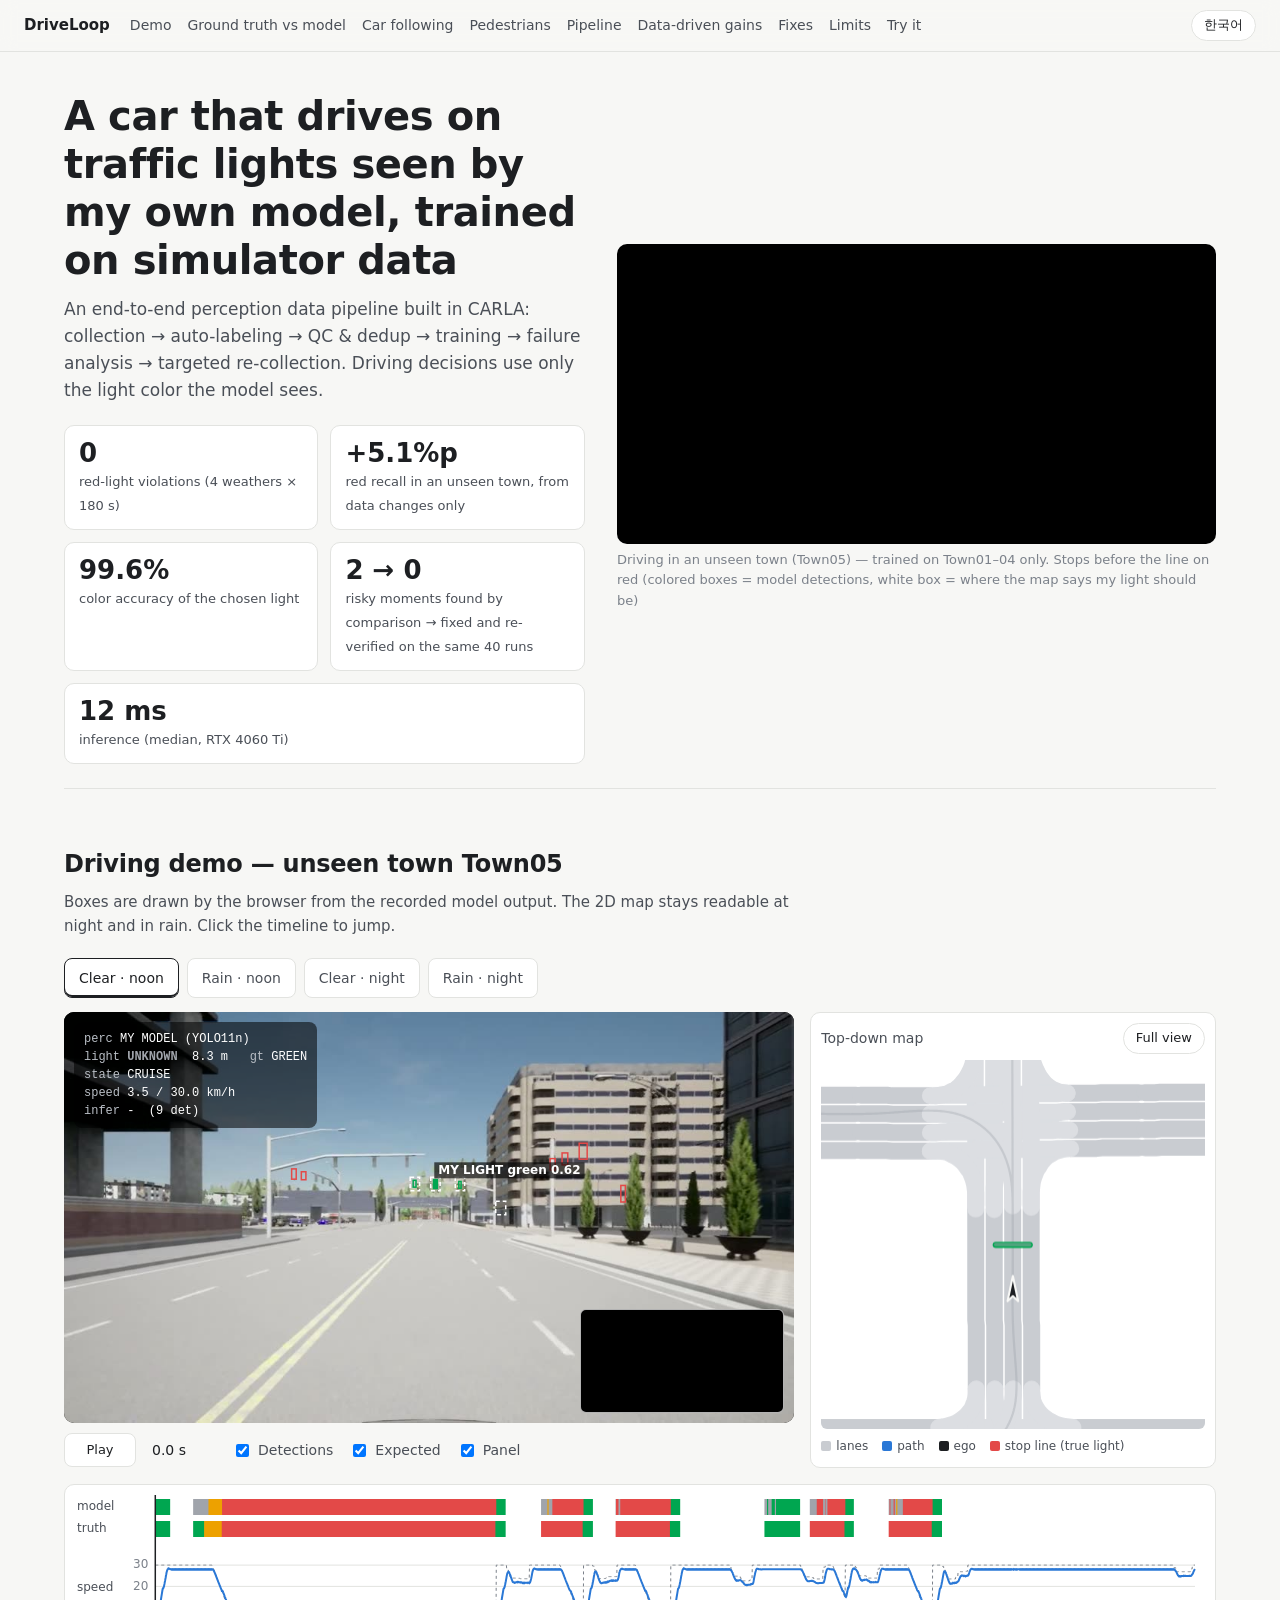
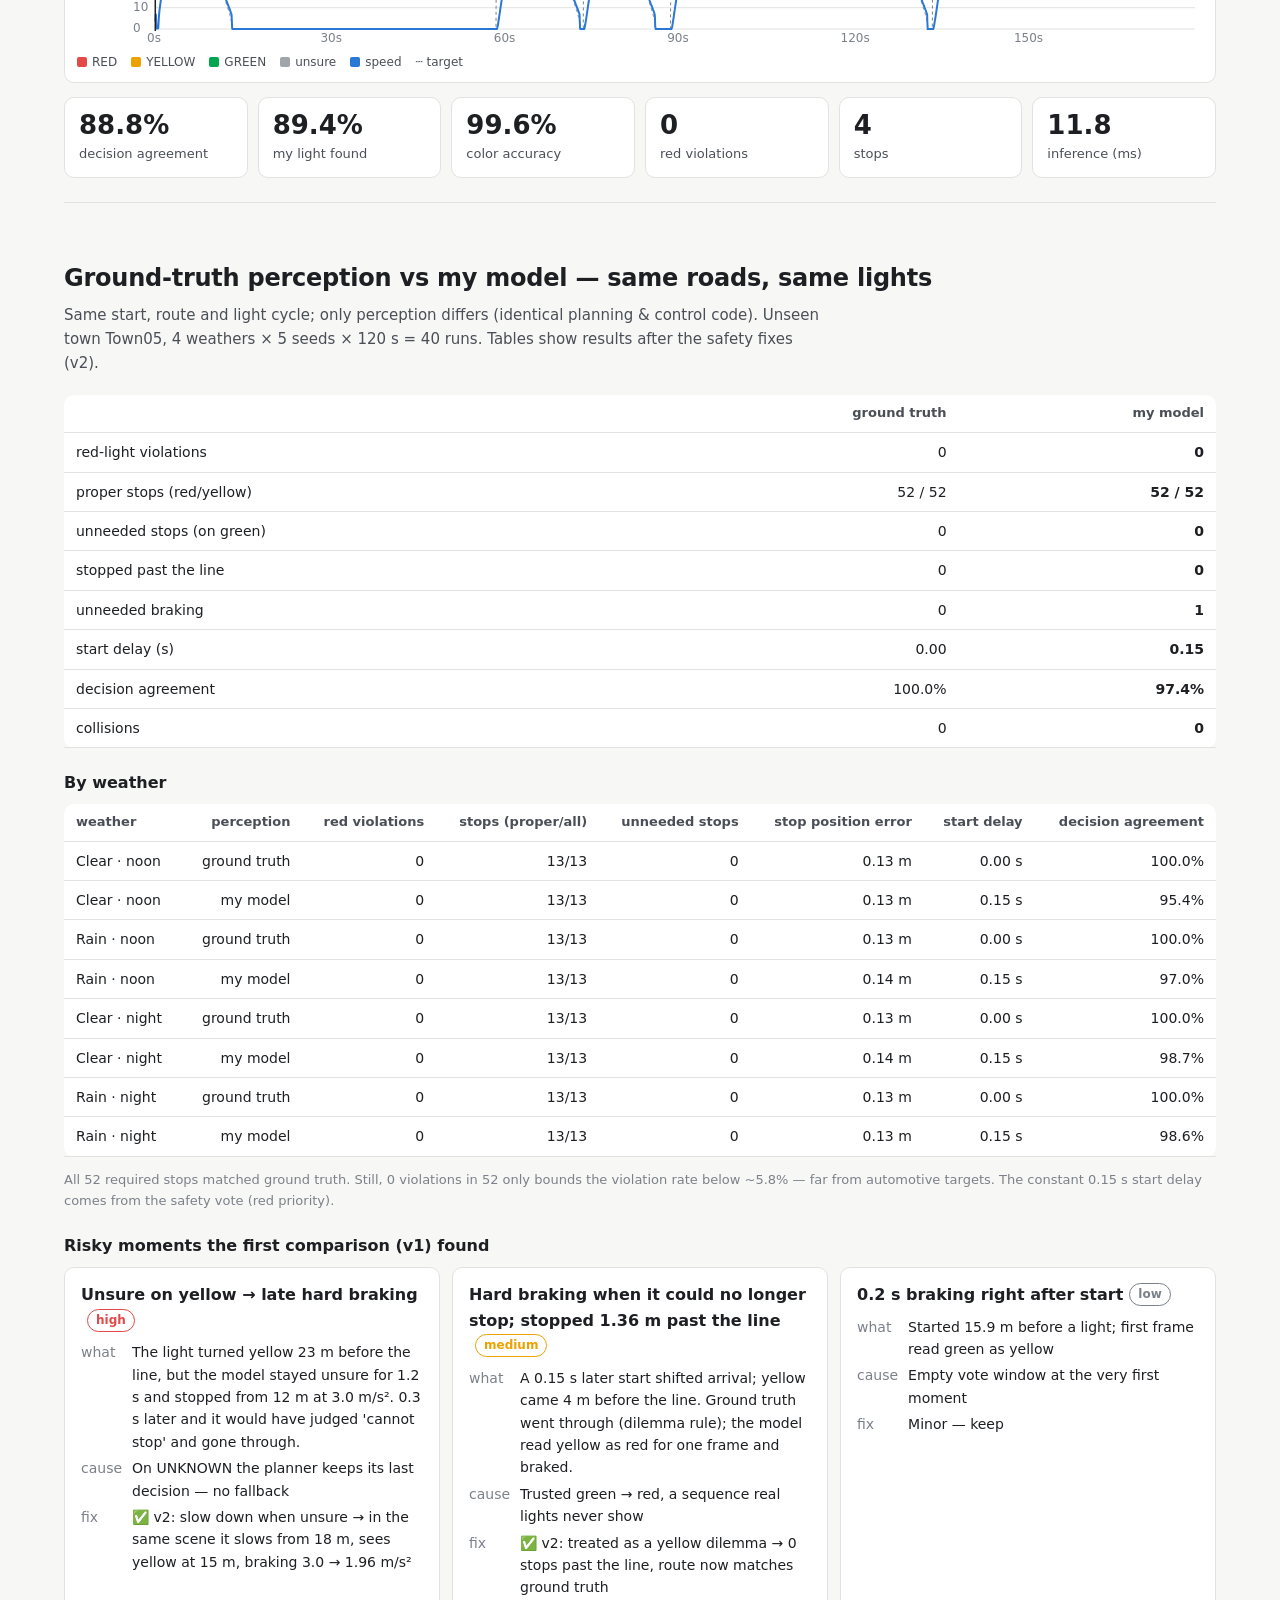
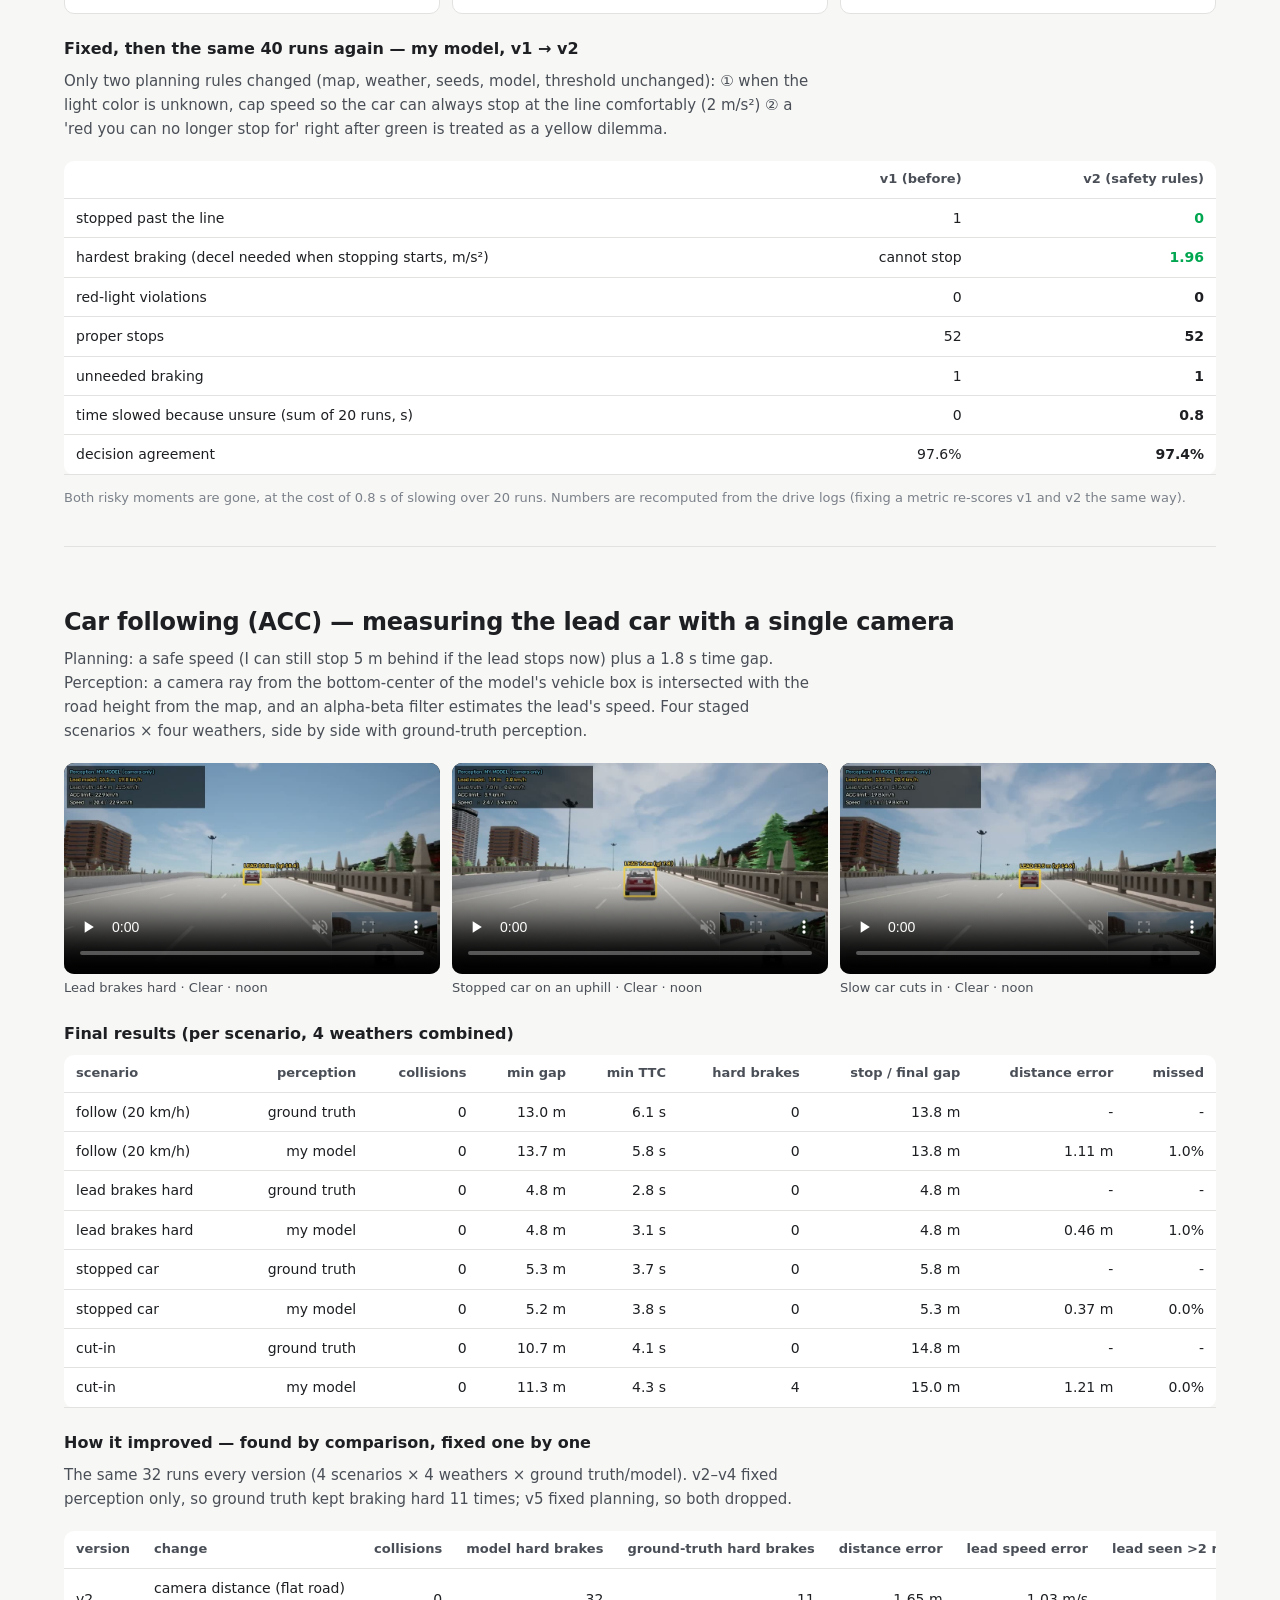
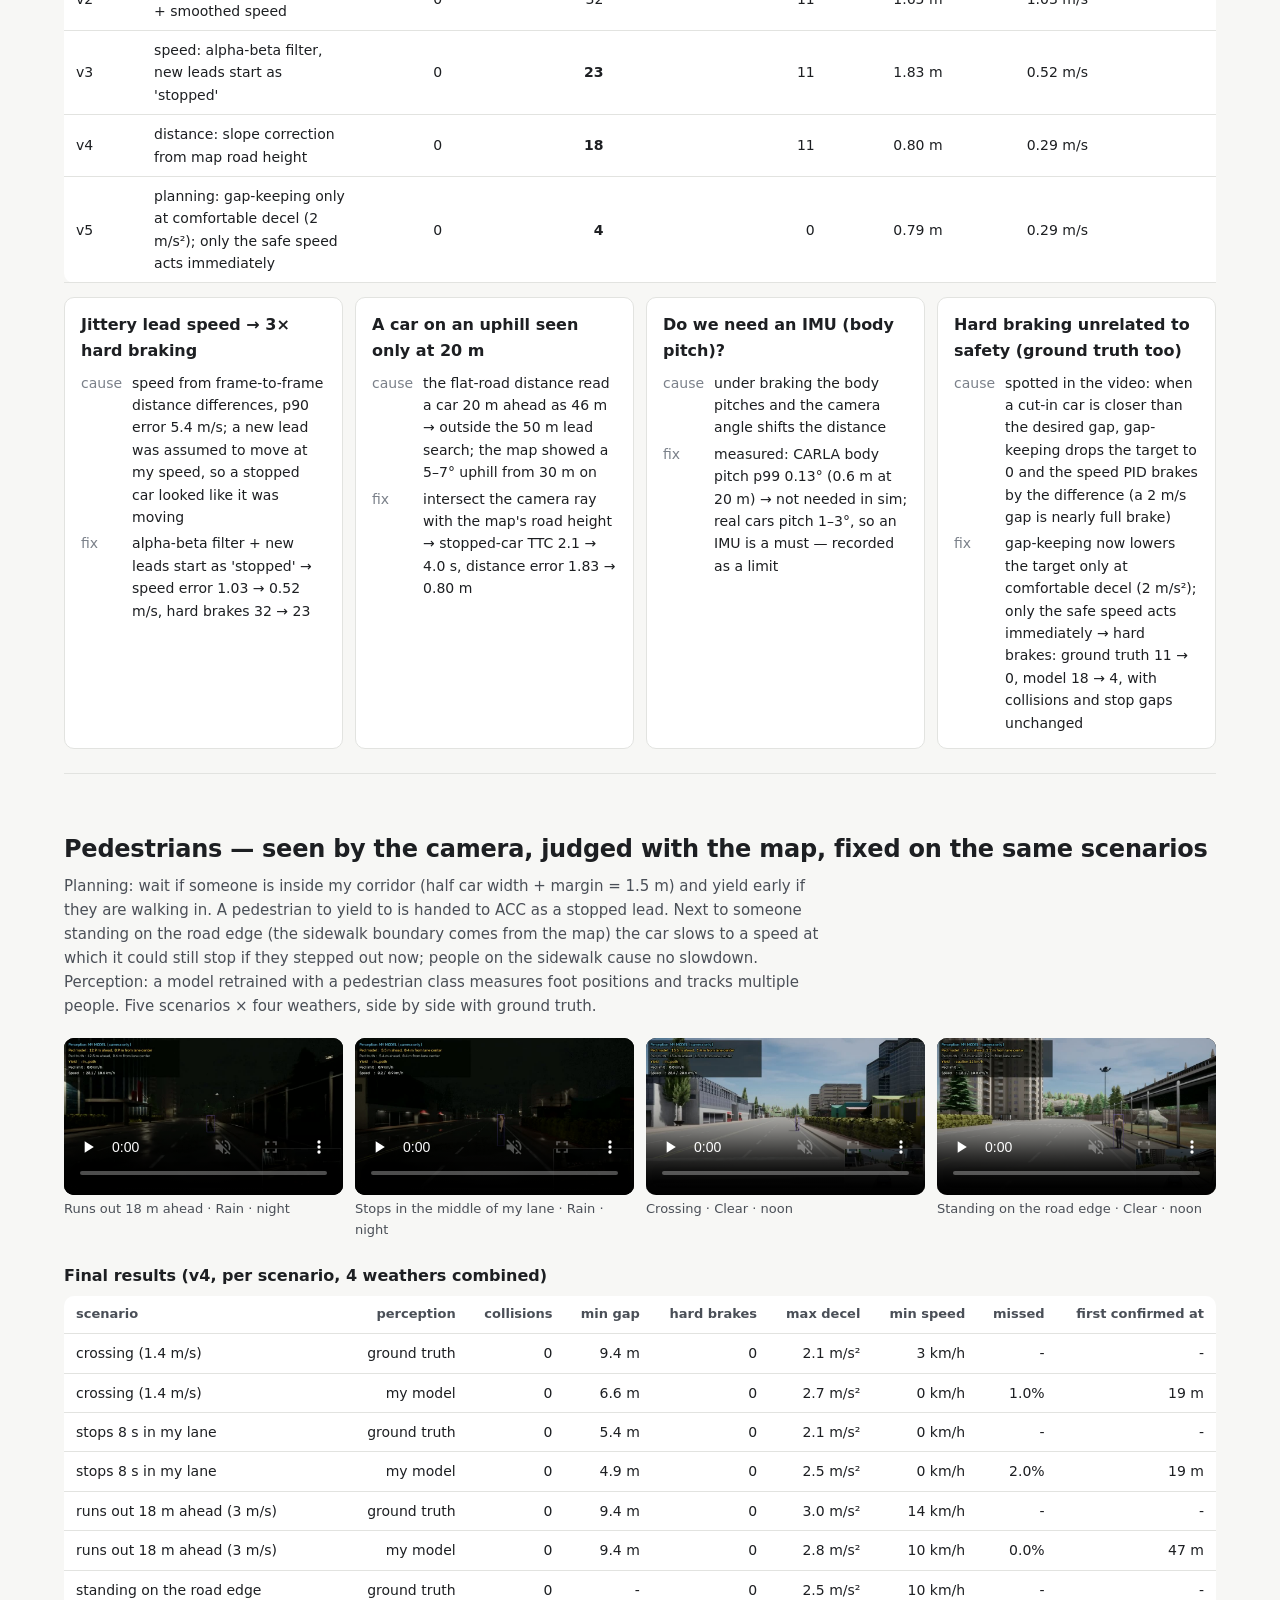
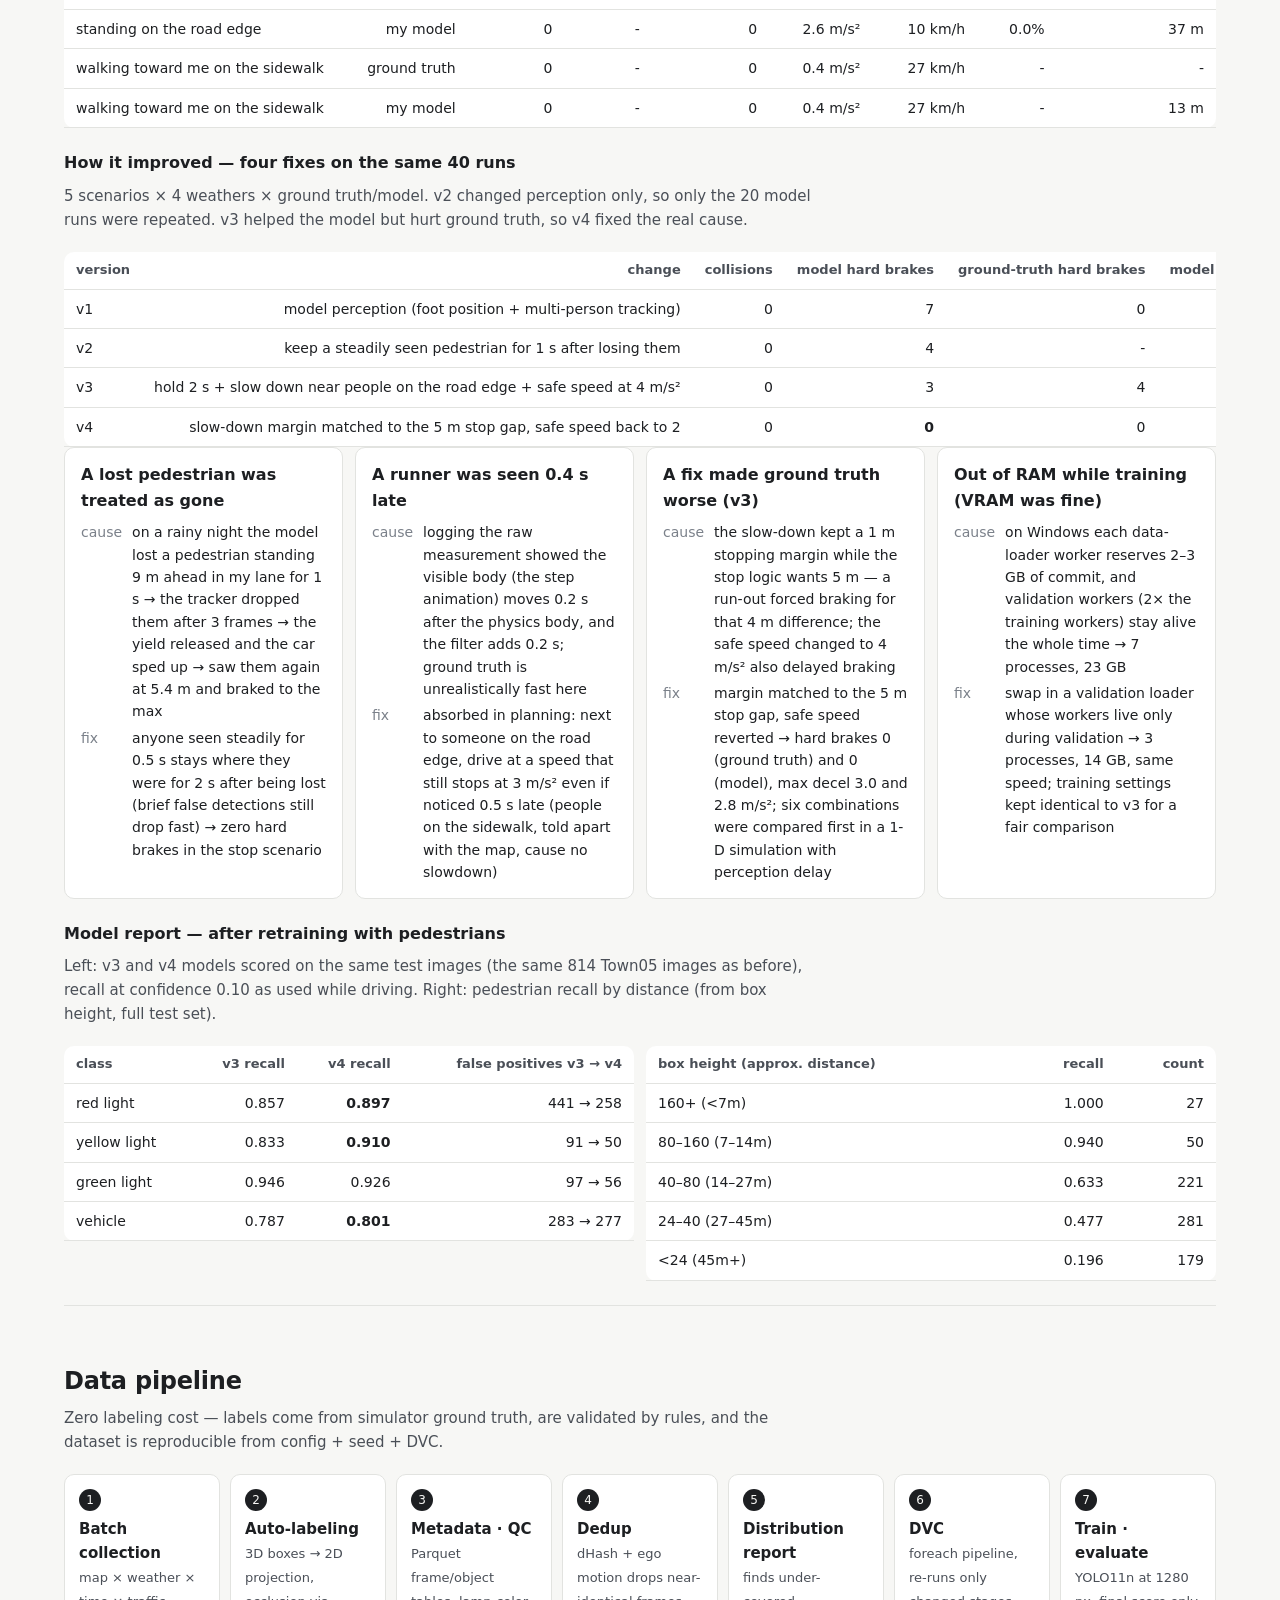
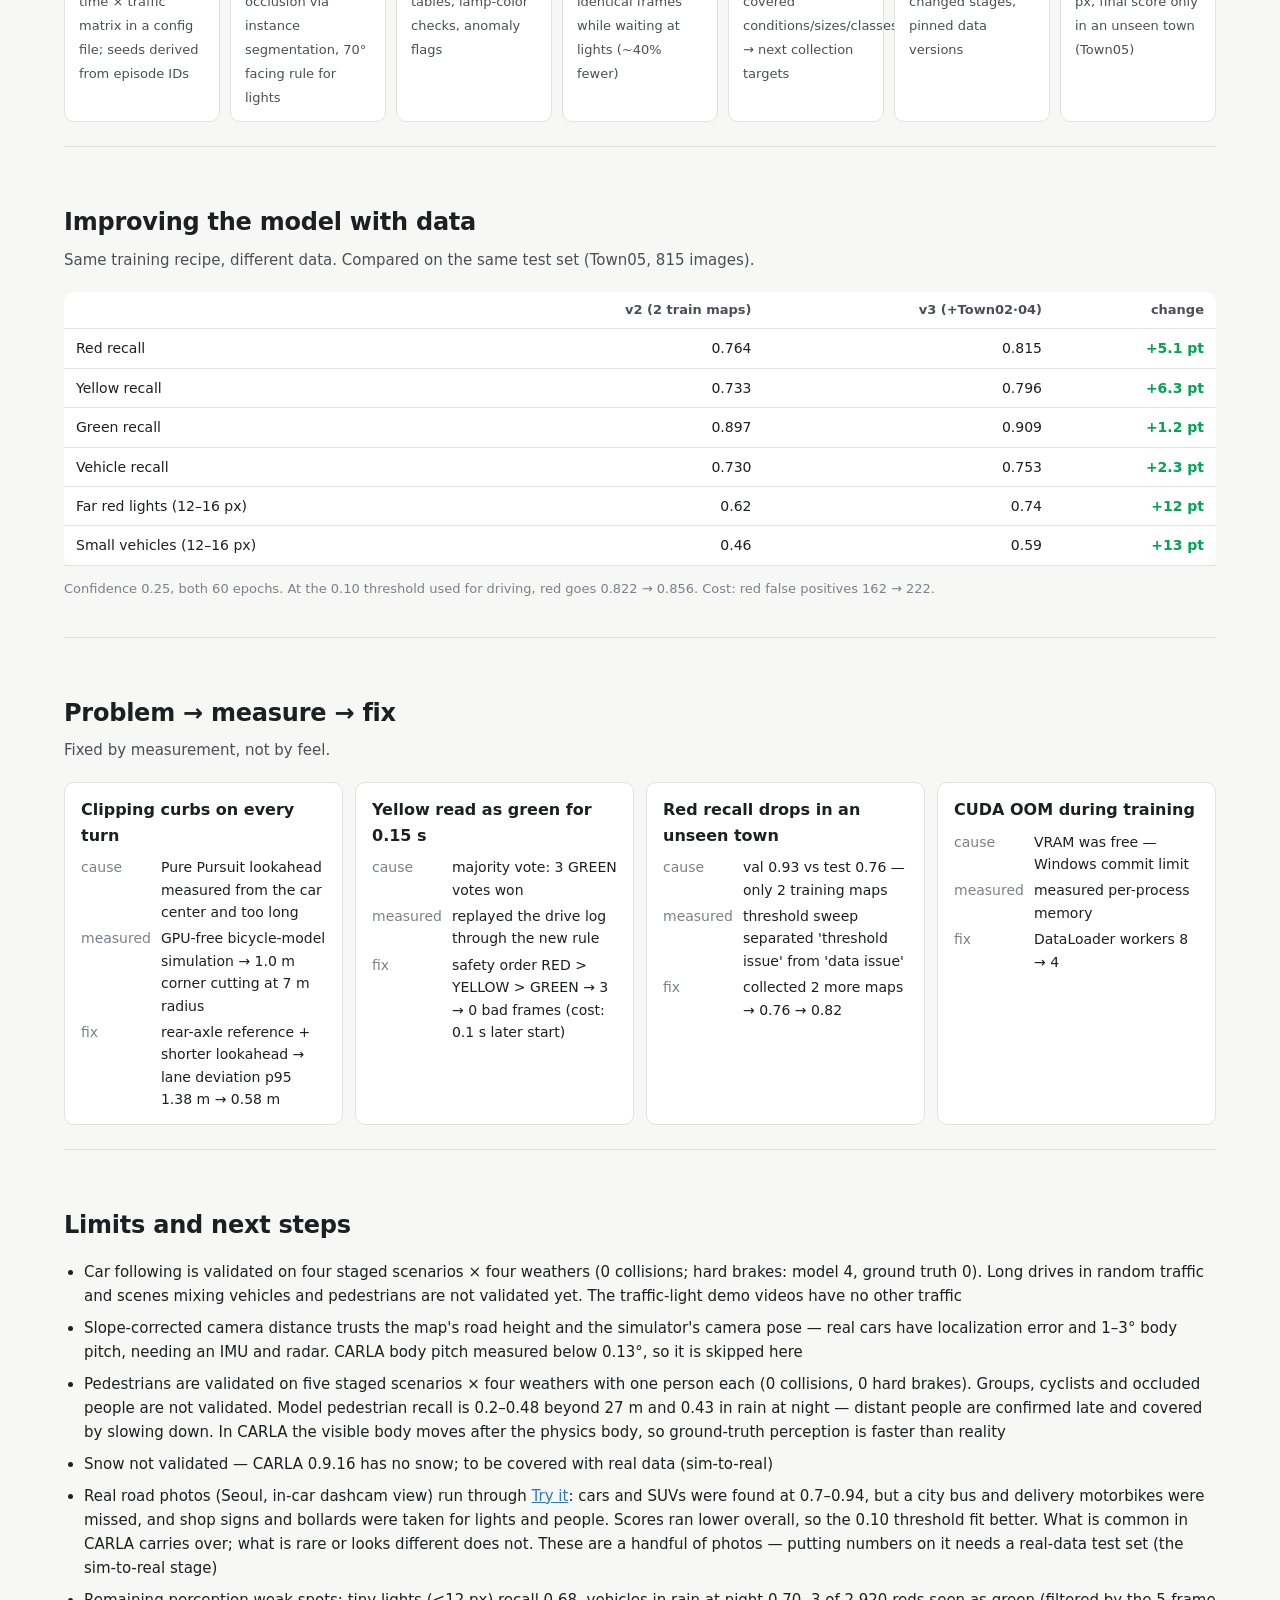
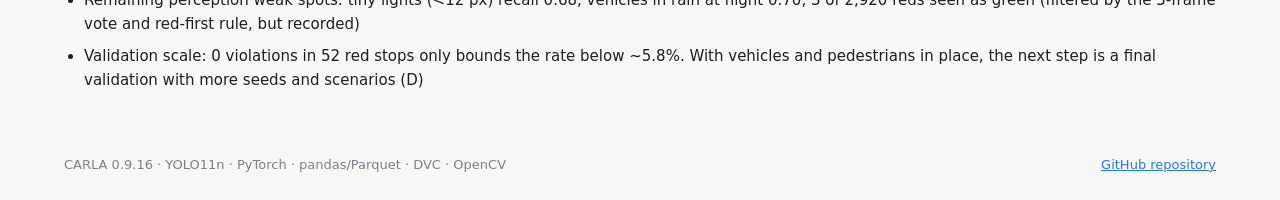
<file: index.html>
<!doctype html>
<html lang="ko">
<head>
<meta charset="utf-8">
<meta name="viewport" content="width=device-width, initial-scale=1">
<title>DriveLoop</title>
<meta name="description" content="CARLA 시뮬레이터에서 데이터 수집부터 자동 라벨링, 학습, 실제 주행까지 — 자율주행 인지 데이터 파이프라인">
<link rel="stylesheet" href="assets/site.css">
</head>
<body>
<header class="top">
  <a class="brand" href="#">DriveLoop</a>
  <nav>
    <a href="#demo" data-i18n="nav.demo"></a>
    <a href="#compare" data-i18n="nav.compare"></a>
    <a href="#acc" data-i18n="nav.acc"></a>
    <a href="#ped" data-i18n="nav.ped"></a>
    <a href="#pipeline" data-i18n="nav.pipeline"></a>
    <a href="#data" data-i18n="nav.data"></a>
    <a href="#results" data-i18n="nav.results"></a>
    <a href="#limits" data-i18n="nav.limits"></a>
    <a href="try.html" data-i18n="nav.try"></a>
  </nav>
  <button id="lang" class="chip" type="button" aria-label="language">EN</button>
</header>

<main>
  <!-- 1. 요약 -->
  <section class="hero">
    <div class="hero-text">
      <h1 data-i18n="hero.title"></h1>
      <p class="lead" data-i18n="hero.lead"></p>
      <div class="stats" id="hero-stats"></div>
    </div>
    <figure class="hero-video">
      <video src="assets/highlight.mp4" autoplay muted loop playsinline></video>
      <figcaption data-i18n="hero.caption"></figcaption>
    </figure>
  </section>

  <!-- 2. 주행 데모 -->
  <section id="demo">
    <h2 data-i18n="demo.title"></h2>
    <p class="sub" data-i18n="demo.sub"></p>
    <div class="tabs" id="cond-tabs" role="tablist"></div>

    <div class="player">
      <div class="stage">
        <div class="video-wrap" id="video-wrap">
          <video id="front" playsinline muted preload="metadata"></video>
          <canvas id="overlay"></canvas>
          <video id="chase" class="inset" playsinline muted preload="metadata"></video>
          <div class="hud" id="hud"></div>
        </div>
        <div class="controls">
          <button id="play" class="btn" type="button" data-i18n="ctl.play"></button>
          <span class="time" id="time">0.0 s</span>
          <label><input type="checkbox" id="t-boxes" checked> <span data-i18n="ctl.boxes"></span></label>
          <label><input type="checkbox" id="t-expected" checked> <span data-i18n="ctl.expected"></span></label>
          <label><input type="checkbox" id="t-hud" checked> <span data-i18n="ctl.hud"></span></label>
        </div>
      </div>
      <div class="mapbox">
        <div class="map-head">
          <span data-i18n="map.title"></span>
          <button id="map-mode" class="chip" type="button" data-i18n="map.full"></button>
        </div>
        <canvas id="map"></canvas>
        <ul class="legend" id="map-legend"></ul>
      </div>
    </div>

    <div class="timeline">
      <canvas id="timeline"></canvas>
      <div class="tip" id="tip" hidden></div>
      <ul class="legend" id="tl-legend"></ul>
    </div>
    <div class="cond-stats" id="cond-stats"></div>
  </section>

  <!-- 2+. 정답값 인지 vs 내 모델 인지 -->
  <section id="compare">
    <h2 data-i18n="cmp.title"></h2>
    <p class="sub" data-i18n="cmp.sub"></p>
    <div class="table-wrap"><table id="cmp-total"></table></div>
    <h3 class="h3" data-i18n="cmp.byCond"></h3>
    <div class="table-wrap"><table id="cmp-cond"></table></div>
    <p class="note" id="cmp-note"></p>
    <h3 class="h3" data-i18n="cmp.found"></h3>
    <div class="cards" id="cmp-cases"></div>
    <h3 class="h3" data-i18n="cmp.fixTitle"></h3>
    <p class="sub" data-i18n="cmp.fixSub"></p>
    <div class="table-wrap"><table id="cmp-fix"></table></div>
    <p class="note" data-i18n="cmp.fixNote"></p>
  </section>

  <!-- 2++. 앞차 따라가기 -->
  <section id="acc">
    <h2 data-i18n="acc.title"></h2>
    <p class="sub" data-i18n="acc.sub"></p>
    <div class="clips" id="acc-clips"></div>
    <h3 class="h3" data-i18n="acc.finalTitle"></h3>
    <div class="table-wrap"><table id="acc-final"></table></div>
    <h3 class="h3" data-i18n="acc.evoTitle"></h3>
    <p class="sub" data-i18n="acc.evoSub"></p>
    <div class="table-wrap"><table id="acc-evo"></table></div>
    <div class="cards" id="acc-cases"></div>
  </section>

  <section id="ped" class="hidden">
    <h2 data-i18n="ped.title"></h2>
    <p class="sub" data-i18n="ped.sub"></p>
    <div class="clips" id="ped-clips"></div>
    <h3 class="h3" data-i18n="ped.finalTitle"></h3>
    <div class="table-wrap"><table id="ped-final"></table></div>
    <h3 class="h3" data-i18n="ped.evoTitle"></h3>
    <p class="sub" data-i18n="ped.evoSub"></p>
    <div class="table-wrap"><table id="ped-evo"></table></div>
    <div class="cards" id="ped-cases"></div>
    <h3 class="h3" data-i18n="ped.detTitle"></h3>
    <p class="sub" id="ped-det-sub"></p>
    <div class="ped-det">
      <div class="table-wrap"><table id="ped-det"></table></div>
      <div class="table-wrap"><table id="ped-size"></table></div>
    </div>
  </section>

  <!-- 3. 데이터 파이프라인 -->
  <section id="pipeline">
    <h2 data-i18n="pipe.title"></h2>
    <p class="sub" data-i18n="pipe.sub"></p>
    <ol class="flow" id="flow"></ol>
  </section>

  <!-- 4. 데이터로 성능 올리기 -->
  <section id="data">
    <h2 data-i18n="data.title"></h2>
    <p class="sub" data-i18n="data.sub"></p>
    <div class="table-wrap"><table id="data-table"></table></div>
    <p class="note" data-i18n="data.note"></p>
  </section>

  <!-- 5. 모델 결과 -->
  <section id="results">
    <h2 data-i18n="res.title"></h2>
    <p class="sub" data-i18n="res.sub"></p>
    <div class="cards" id="cases"></div>
  </section>

  <!-- 6. 한계와 다음 단계 -->
  <section id="limits">
    <h2 data-i18n="lim.title"></h2>
    <ul class="limits" id="limits-list"></ul>
  </section>
</main>

<footer>
  <span data-i18n="foot.stack"></span>
  <a href="https://github.com/" id="repo-link" data-i18n="foot.repo"></a>
</footer>

<script src="assets/i18n.js"></script>
<script src="assets/app.js"></script>
</body>
</html>
</file>
<file: assets/site.css>
:root {
  --bg: #f7f7f5;
  --surface: #ffffff;
  --ink: #1d1f22;
  --ink-2: #4a4f57;
  --ink-3: #7b818a;
  --line: #e2e3e0;
  --accent: #2a78d6;
  --road: #c9ccd1;
  --road-j: #dcdee2;
  --trail: #9aa0a8;
  --tl-red: #e34948;
  --tl-yellow: #eda100;
  --tl-green: #00a650;
  --tl-unknown: #a0a4ab;
  --vehicle: #2a78d6;
  --ped: #8b5cf6;
  --ego: #1d1f22;
  --radius: 10px;
  color-scheme: light;
}
@media (prefers-color-scheme: dark) {
  :root:not([data-theme="light"]) {
    --bg: #121416;
    --surface: #1b1e21;
    --ink: #eceef0;
    --ink-2: #b8bdc4;
    --ink-3: #868c94;
    --line: #2c3035;
    --accent: #5aa0f0;
    --road: #3a3f46;
    --road-j: #2f3339;
    --trail: #6b727b;
    --ped: #9b72f2;
    --ego: #ffffff;
    color-scheme: dark;
  }
}
:root[data-theme="dark"] {
  --bg: #121416; --surface: #1b1e21; --ink: #eceef0; --ink-2: #b8bdc4; --ink-3: #868c94; --line: #2c3035;
  --accent: #5aa0f0; --road: #3a3f46; --road-j: #2f3339; --trail: #6b727b; --ped: #9b72f2; --ego: #ffffff; color-scheme: dark;
}

* { box-sizing: border-box; }
html { scroll-behavior: smooth; }
body {
  margin: 0; background: var(--bg); color: var(--ink);
  font: 15px/1.6 "Pretendard", "Apple SD Gothic Neo", "Noto Sans KR", system-ui, -apple-system, "Segoe UI", sans-serif;
}
a { color: var(--accent); }
h1 { font-size: clamp(26px, 4vw, 40px); line-height: 1.2; margin: 0 0 12px; letter-spacing: -0.01em; }
h2 { font-size: 24px; margin: 0 0 6px; letter-spacing: -0.01em; }
.sub, .lead { color: var(--ink-2); margin: 0 0 20px; max-width: 760px; }
.lead { font-size: 17px; }
.note { color: var(--ink-3); font-size: 13px; }

.top {
  position: sticky; top: 0; z-index: 10; display: flex; align-items: center; gap: 20px;
  padding: 10px 24px; background: color-mix(in srgb, var(--bg) 88%, transparent);
  backdrop-filter: blur(8px); border-bottom: 1px solid var(--line);
}
.brand { font-weight: 700; color: var(--ink); text-decoration: none; }
.top nav { display: flex; gap: 16px; flex: 1; overflow-x: auto; }
.top nav a { color: var(--ink-2); text-decoration: none; font-size: 14px; white-space: nowrap; }
.top nav a:hover { color: var(--ink); }

main { max-width: 1200px; margin: 0 auto; padding: 0 24px; }
section { padding: 56px 0 24px; border-bottom: 1px solid var(--line); }
section:last-child { border-bottom: 0; }

.chip, .btn {
  border: 1px solid var(--line); background: var(--surface); color: var(--ink);
  border-radius: 999px; padding: 4px 12px; font: inherit; font-size: 13px; cursor: pointer;
}
.btn { border-radius: 8px; padding: 6px 14px; min-width: 72px; }
.chip:hover, .btn:hover { border-color: var(--ink-3); }

/* hero */
.hero { display: grid; grid-template-columns: 1fr 1.15fr; gap: 32px; align-items: center; padding-top: 40px; }
.hero > *, .player > *, .stage { min-width: 0; }   /* 영상 원본 폭(960px)이 그리드 칸을 밀어내지 않게 */
video, canvas { max-width: 100%; }
.hero-video { margin: 0; }
.hero-video video { width: 100%; border-radius: var(--radius); display: block; background: #000; }
.hero-video figcaption { color: var(--ink-3); font-size: 13px; margin-top: 6px; }
.stats { display: grid; grid-template-columns: repeat(2, 1fr); gap: 12px; }
.stats .stat:last-child:nth-child(odd) { grid-column: 1 / -1; }   /* 홀수 개면 마지막 칸을 가로로 */
.stat { background: var(--surface); border: 1px solid var(--line); border-radius: var(--radius); padding: 12px 14px; }
.stat b { display: block; font-size: 26px; line-height: 1.2; font-variant-numeric: tabular-nums; }
.stat span { color: var(--ink-2); font-size: 13px; }

/* demo */
.tabs { display: flex; gap: 8px; flex-wrap: wrap; margin-bottom: 14px; }
.tab {
  border: 1px solid var(--line); background: var(--surface); color: var(--ink-2); border-radius: 8px;
  padding: 8px 14px; cursor: pointer; font: inherit; font-size: 14px;
}
.tab[aria-selected="true"] { color: var(--ink); border-color: var(--ink); box-shadow: inset 0 -2px 0 var(--ink); }
.player { display: grid; grid-template-columns: minmax(0, 1.8fr) minmax(0, 1fr); gap: 16px; }
.video-wrap { position: relative; background: #000; border-radius: var(--radius); overflow: hidden; aspect-ratio: 16 / 9; }
.video-wrap video#front { width: 100%; height: 100%; display: block; object-fit: contain; }
#overlay { position: absolute; inset: 0; width: 100%; height: 100%; pointer-events: none; }
.inset {
  position: absolute; right: 10px; bottom: 10px; width: 28%; border: 1px solid rgba(255,255,255,.7);
  border-radius: 6px; background: #000;
}
.hud {
  position: absolute; left: 10px; top: 10px; padding: 8px 10px; border-radius: 8px; background: rgba(0,0,0,.55);
  color: #fff; font: 12px/1.5 ui-monospace, "Cascadia Mono", Consolas, monospace; white-space: pre; pointer-events: none;
}
.hud .k { color: #b9bec5; }
.hidden { display: none !important; }
.controls { display: flex; flex-wrap: wrap; align-items: center; gap: 8px 16px; margin-top: 10px; font-size: 14px; color: var(--ink-2); }
.controls label { display: inline-flex; gap: 6px; align-items: center; cursor: pointer; }
.time { font-variant-numeric: tabular-nums; min-width: 64px; color: var(--ink); }

.mapbox { background: var(--surface); border: 1px solid var(--line); border-radius: var(--radius); padding: 10px; display: flex; flex-direction: column; }
.map-head { display: flex; justify-content: space-between; align-items: center; font-size: 14px; color: var(--ink-2); margin-bottom: 6px; }
#map { width: 100%; flex: 1; min-height: 260px; border-radius: 6px; display: block; }
.legend { list-style: none; padding: 0; margin: 8px 0 0; display: flex; flex-wrap: wrap; gap: 4px 14px; font-size: 12px; color: var(--ink-2); }
.legend i { display: inline-block; width: 10px; height: 10px; border-radius: 2px; margin-right: 5px; vertical-align: -1px; }

.timeline { position: relative; margin-top: 16px; background: var(--surface); border: 1px solid var(--line); border-radius: var(--radius); padding: 10px 12px; }
#timeline { width: 100%; height: 150px; display: block; cursor: pointer; }
.tip {
  position: absolute; pointer-events: none; background: var(--ink); color: var(--bg); font-size: 12px; line-height: 1.5;
  padding: 6px 8px; border-radius: 6px; white-space: nowrap; transform: translate(-50%, -110%);
}
.cond-stats { display: grid; grid-template-columns: repeat(auto-fit, minmax(150px, 1fr)); gap: 10px; margin-top: 14px; }

/* pipeline */
.flow { list-style: none; padding: 0; margin: 0; display: grid; grid-template-columns: repeat(auto-fit, minmax(150px, 1fr)); gap: 10px; counter-reset: s; }
.flow li { background: var(--surface); border: 1px solid var(--line); border-radius: var(--radius); padding: 12px 14px; counter-increment: s; }
.flow li::before { content: counter(s); display: inline-block; width: 22px; height: 22px; border-radius: 50%; background: var(--ink); color: var(--bg); text-align: center; font-size: 12px; line-height: 22px; margin-bottom: 6px; }
.flow b { display: block; }
.flow span { color: var(--ink-2); font-size: 13px; }

/* table */
.table-wrap { overflow-x: auto; }
table { border-collapse: collapse; width: 100%; font-size: 14px; font-variant-numeric: tabular-nums; background: var(--surface); border-radius: var(--radius); }
th, td { padding: 8px 12px; text-align: right; border-bottom: 1px solid var(--line); white-space: nowrap; }
th:first-child, td:first-child { text-align: left; }
th { color: var(--ink-2); font-weight: 600; font-size: 13px; }
.h3 { font-size: 16px; margin: 22px 0 8px; }
#acc-evo th:nth-child(2), #acc-evo td:nth-child(2) { text-align: left; white-space: normal; min-width: 220px; }
#acc-cases { margin-top: 14px; }
.clips { display: grid; grid-template-columns: repeat(auto-fit, minmax(260px, 1fr)); gap: 12px; margin-bottom: 8px; }
.clips:empty { display: none; }
.clip { margin: 0; }
.clip video { width: 100%; border-radius: var(--radius); display: block; background: #000; }
.clip figcaption { font-size: 13px; color: var(--ink-2); margin-top: 4px; }
.sev { display: inline-block; font-size: 12px; font-weight: 600; padding: 1px 8px; border-radius: 999px; margin-left: 6px; vertical-align: 2px; border: 1px solid currentColor; }
.sev.high { color: var(--tl-red); }
.sev.mid { color: var(--tl-yellow); }
.sev.low { color: var(--ink-3); }
td.hl { font-weight: 600; }
.up { color: var(--tl-green); font-weight: 600; }
.down { color: var(--tl-red); }

/* cards */
.cards { display: grid; grid-template-columns: repeat(auto-fit, minmax(260px, 1fr)); gap: 12px; }
.ped-det { display: grid; grid-template-columns: repeat(auto-fit, minmax(300px, 1fr)); gap: 12px; align-items: start; }
.card { background: var(--surface); border: 1px solid var(--line); border-radius: var(--radius); padding: 14px 16px; }
.card h3 { margin: 0 0 8px; font-size: 16px; }
.card dl { margin: 0; display: grid; grid-template-columns: auto 1fr; gap: 4px 10px; font-size: 14px; }
.card dt { color: var(--ink-3); }
.card dd { margin: 0; }
.limits { padding-left: 20px; }
.limits li { margin-bottom: 8px; }

footer { max-width: 1200px; margin: 0 auto; padding: 24px; color: var(--ink-3); font-size: 13px; display: flex; justify-content: space-between; gap: 12px; flex-wrap: wrap; }

@media (max-width: 900px) {
  .hero, .player { grid-template-columns: 1fr; }
  #map { min-height: 300px; }
}
@media (max-width: 560px) {
  main, .top, footer { padding-left: 16px; padding-right: 16px; }
  .top nav { display: none; }
  .stats { grid-template-columns: 1fr 1fr; }
  .hud { font-size: 10px; }
}

/* try.html — 브라우저에서 모델 실행 */
#try h1 { margin-top: 0; }
.try-layout { display: grid; grid-template-columns: minmax(0, 1.8fr) minmax(0, 1fr); gap: 20px; align-items: start; }
.try-view { position: relative; background: #000; border-radius: var(--radius); overflow: hidden; outline: 2px dashed transparent; outline-offset: -6px; }
.try-view.over { outline-color: var(--accent); }
#view { display: block; width: 100%; }
.try-status {
  margin-top: 6px; color: var(--ink-3); font: 12px/1.4 ui-monospace, "Cascadia Mono", Consolas, monospace;
  font-variant-numeric: tabular-nums;
}
.try-status:empty { display: none; }
.try-conf input { width: 140px; }
.try-conf output { font-variant-numeric: tabular-nums; min-width: 32px; color: var(--ink); }
label.disabled { opacity: .45; cursor: default; }
.try-counts { display: flex; flex-wrap: wrap; gap: 6px; margin-top: 10px; }
.try-chip { display: inline-flex; align-items: center; gap: 6px; }
.try-chip i { width: 10px; height: 10px; border-radius: 2px; display: inline-block; }
.try-chip b { font-variant-numeric: tabular-nums; }
.try-chip.off { opacity: .45; text-decoration: line-through; }
.try-side .h3:first-child { margin-top: 0; }
.thumbs { display: grid; grid-template-columns: repeat(3, 1fr); gap: 6px; }
.thumb {
  position: relative; padding: 0; border: 2px solid transparent; border-radius: 8px; overflow: hidden; cursor: pointer;
  background: #000; aspect-ratio: 16 / 9;
}
.thumb img { width: 100%; height: 100%; object-fit: cover; display: block; }
.thumb span {
  position: absolute; left: 0; right: 0; bottom: 0; padding: 1px 5px; font-size: 11px; color: #fff; text-align: left;
  background: linear-gradient(transparent, rgba(0,0,0,.75));
}
.thumb[aria-pressed="true"] { border-color: var(--accent); }
.thumb:hover { border-color: var(--ink-3); }
.upload { display: inline-block; margin-right: 8px; }
#how { margin-top: 4px; }
#how .card p { margin: 0; }
@media (max-width: 900px) { .try-layout { grid-template-columns: 1fr; } }
.try-conf-note { margin: 6px 0 0; }
</file>
